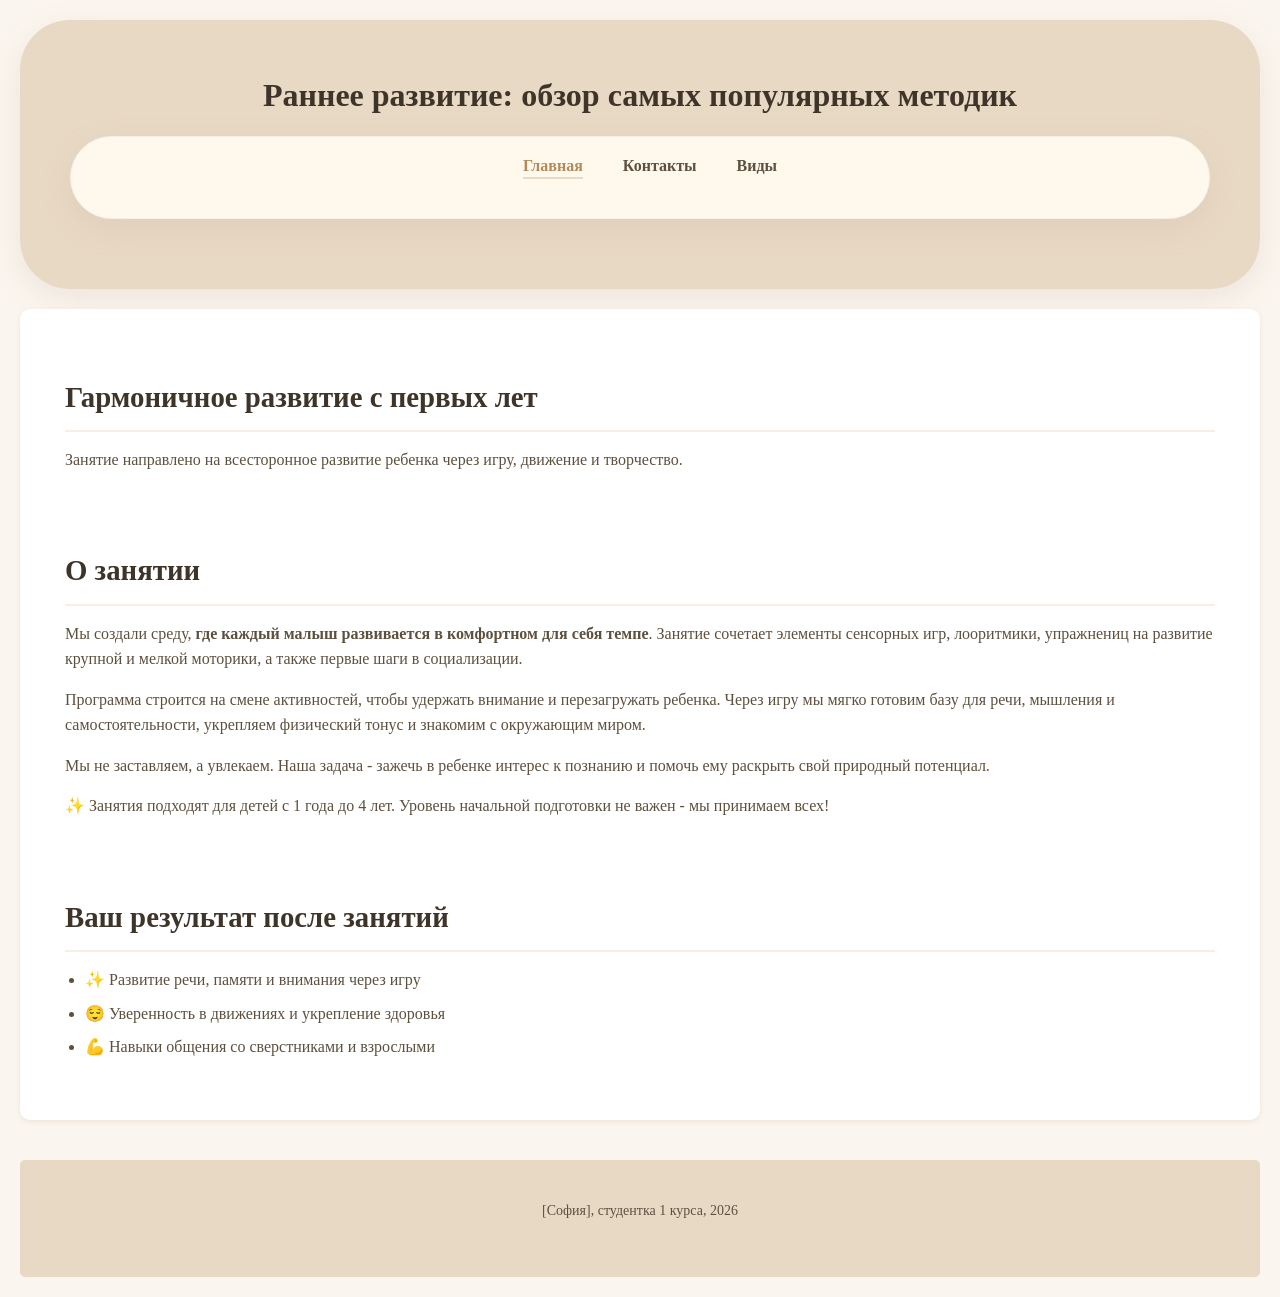
<file: index.html>
<!DOCTYPE html>
<html lang="ru">
<head>
    <meta charset="UTF-8">
    <meta name="viewport" content="width=device-width, initial-scale=1.0">
    <title>Методики развития</title>
    <!-- Подключаем файл стилей -->
    <link rel="stylesheet" href="index2.css">
</head>
<body>
    <header class="site-header">
        <div class="container header-container">
            <h1 class="logo">Раннее развитие: обзор самых популярных методик</h1>
            <nav class="main-nav">
                <ul>
                    <li><a href="index.html" class="active">Главная</a></li>
                    <li><a href="kkkk.html">Контакты</a></li>
                    <li><a href="gallery.html">Виды</a></li>
                    
                </ul>
            </nav> 
        </div>
    </header>

    <main>
        <!-- Hero-секция (главный призыв) -->
        <section class="hero">
            <div class="container hero-content">
                <h2>Гармоничное развитие с первых лет</h2>
                <p>Занятие направлено на всесторонное развитие ребенка через игру, движение и творчество.</p>
            </div>
        </section>

        <!-- Секция "О занятии" -->
        <section class="about section-padding">
            <div class="container">
                <h2 class="section-title">О занятии</h2>
                <div class="about-grid">
                    <div class="about-text">
                        <p>Мы создали среду, <strong>где каждый малыш развивается в комфортном для себя темпе</strong>. Занятие сочетает элементы сенсорных игр, лооритмики, упражнениц на развитие крупной и мелкой моторики, а также первые шаги в социализации.</p>
                        <p>Программа строится на смене активностей, чтобы удержать внимание и перезагружать ребенка. Через игру мы мягко готовим базу для речи, мышления и самостоятельности, укрепляем физический тонус и знакомим с окружающим миром.</p>
                        <p>Мы не заставляем, а увлекаем. Наша задача - зажечь в ребенке интерес к познанию и помочь ему раскрыть свой природный потенциал.</p>
                    </div>
                    <div class="about-highlight">
                        <p>✨ Занятия подходят для детей с 1 года до 4 лет. Уровень начальной подготовки не важен - мы принимаем всех!</strong></p>
                    </div>
                </div>
            </div>
        </section>

        <!-- Секция "Результат" (бывший список) -->
        <section class="benefits section-padding">
            <div class="container">
                <h2 class="section-title">Ваш результат после занятий</h2>
                <ul class="benefits-list">
                    <li class="benefits-item">✨ Развитие речи, памяти и внимания через игру</li>
                    <li class="benefits-item">😌 Уверенность в движениях и укрепление здоровья</li>
                    <li class="benefits-item">💪 Навыки общения со сверстниками и взрослыми</li>
                </ul>
            </div>
        </section>
    </main>

    <footer class="site-footer">
        <div class="container footer-container">
            <p>[София], студентка 1 курса, 2026</p>
        </div>
    </footer>
</body>
</html>
</file>
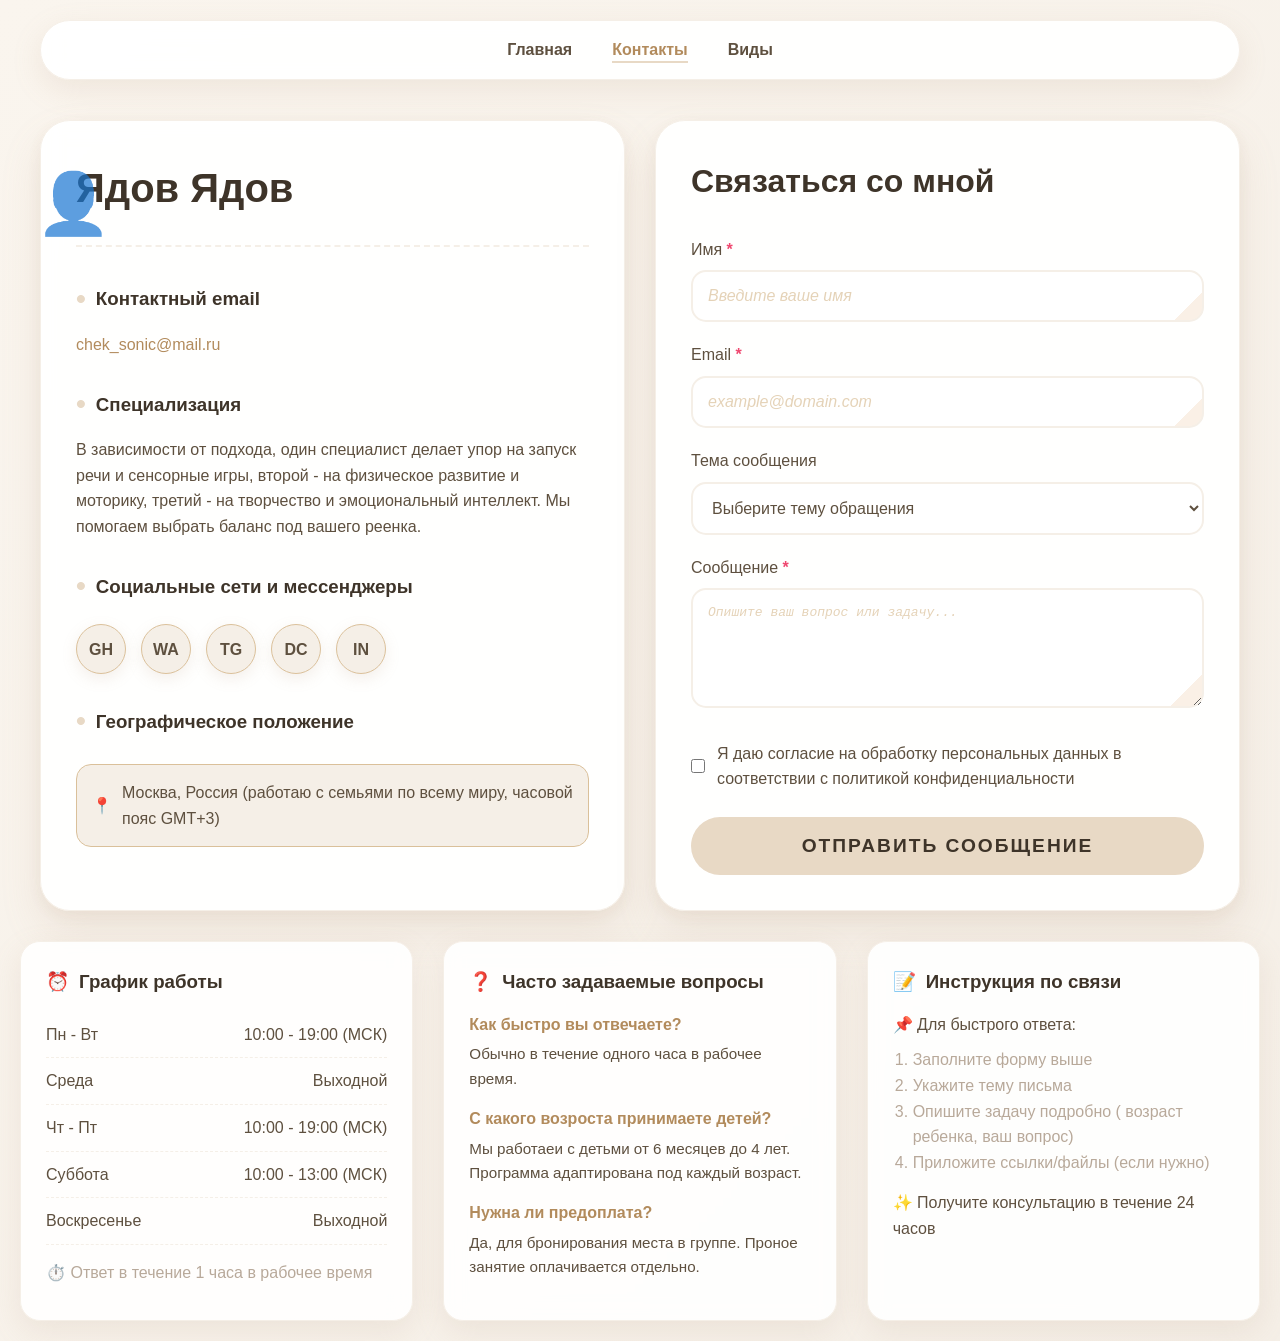
<file: kkkk.html>
<!DOCTYPE html>
<html lang="ru">
<head>
    <meta charset="UTF-8">
    <meta name="viewport" content="width=device-width, initial-scale=1.0">
    <title>Контакты | Веб-студия</title>
    <link rel="stylesheet" href="kkkk2.css">
</head>
<body>
    <!-- Навигация (интеграция в структуру сайта) -->
    <nav class="main-nav">
        <ul class="nav-links">
            <li><a href="index.html" >Главная</a></li>
                    <li><a href="kkkk.html" class="active">Контакты</a></li>
                    <li><a href="gallery.html">Виды</a></li>
        </ul>
    </nav>

    <div class="container">
        <!-- Информационная карточка -->
        <div class="card info-card">
            <h1>Ядов Ядов</h1>
            <div class="specialization"></div>
            
            <div class="info-item">
                <h3>Контактный email</h3>
                <a href="mailto:a.volkov@webstudio.ru" class="email-link">chek_sonic@mail.ru</a>
            </div>

            <div class="info-item">
                <h3>Специализация</h3>
                <p>В зависимости от подхода, один специалист делает упор на запуск речи и сенсорные игры, второй - на физическое развитие и моторику, третий - на творчество и эмоциональный интеллект. Мы помогаем выбрать баланс под вашего реенка.</p>
            </div>

            <div class="info-item">
                <h3>Социальные сети и мессенджеры</h3>
                <div class="social-links">
                    <a href="#" class="social-link" title="GitHub">GH</a>
                    <a href="#" class="social-link" title="WhatsApp">WA</a>
                    <a href="#" class="social-link" title="Telegram">TG</a>
                    <a href="#" class="social-link" title="Discord">DC</a>
                    <a href="#" class="social-link" title="LinkedIn">IN</a>
                </div>
            </div>

            <div class="info-item">
                <h3>Географическое положение</h3>
                <div class="location">
                    <span>📍</span>
                    <span>Москва, Россия (работаю с семьями по всему миру, часовой пояс GMT+3)</span>
                </div>
            </div>
        </div>

        <!-- Форма обратной связи -->
        <div class="card form-card">
            <h2>Связаться со мной</h2>
            
            <form action="#" method="POST">
                <div class="form-group">
                    <label for="name" class="required-label">Имя</label>
                    <input type="text" id="name" name="name" required placeholder="Введите ваше имя">
                </div>

                <div class="form-group">
                    <label for="email" class="required-label">Email</label>
                    <input type="email" id="email" name="email" required placeholder="example@domain.com">
                </div>

                <div class="form-group">
                    <label for="topic">Тема сообщения</label>
                    <select id="topic" name="topic">
                        <option value="">Выберите тему обращения</option>
                        <option value="project">Запись на пробное занятие</option>
                        <option value="cooperation">Консультация по развитию</option>
                        <option value="support">Сотрудничество</option>
                        <option value="other">Другое</option>
                    </select>
                </div>

                <div class="form-group">
                    <label for="message" class="required-label">Сообщение</label>
                    <textarea id="message" name="message" required placeholder="Опишите ваш вопрос или задачу..."></textarea>
                </div>

                <div class="checkbox-group">
                    <input type="checkbox" id="consent" name="consent" required>
                    <label for="consent">Я даю согласие на обработку персональных данных в соответствии с политикой конфиденциальности</label>
                </div>

                <button type="submit" class="submit-btn">Отправить сообщение</button>
            </form>
        </div>
    </div>

    <!-- Дополнительный информационный блок -->
    <div class="additional-info">
        <div class="info-block">
            <h3>График работы</h3>
            <div class="schedule-item">
                <span>Пн - Вт</span>
                <span>10:00 - 19:00 (МСК)</span>
            </div>
            <div class="schedule-item">
                <span>Среда</span>
                <span>Выходной</span>
            </div>
            <div class="schedule-item">
                <span>Чт - Пт</span>
                <span>10:00 - 19:00 (МСК)</span>
            </div>
            <div class="schedule-item">
                <span>Суббота</span>
                <span>10:00 - 13:00 (МСК)</span>
            </div>
            <div class="schedule-item">
                <span>Воскресенье</span>
                <span>Выходной</span>
            </div>
            <p style="margin-top: 15px; color: var(--gray);">⏱️ Ответ в течение 1 часа в рабочее время</p>
        </div>

        <div class="info-block">
            <h3>Часто задаваемые вопросы</h3>
            <div class="faq-item">
                <div class="faq-question">Как быстро вы отвечаете?</div>
                <div class="faq-answer">Обычно в течение одного часа в рабочее время.</div>
            </div>
            <div class="faq-item">
                <div class="faq-question">С какого возроста принимаете детей?</div>
                <div class="faq-answer">Мы работаеи с детьми от 6 месяцев до 4 лет. Программа адаптирована под каждый возраст.</div>
            </div>
            <div class="faq-item">
                <div class="faq-question">Нужна ли предоплата?</div>
                <div class="faq-answer">Да, для бронирования места в группе. Проное занятие оплачивается отдельно.</div>
            </div>
        </div>

        <div class="info-block">
            <h3>Инструкция по связи</h3>
            <p style="margin-bottom: 10px;">📌 Для быстрого ответа:</p>
            <ol style="margin-left: 20px; color: var(--gray);">
                <li>Заполните форму выше</li>
                <li>Укажите тему письма</li>
                <li>Опишите задачу подробно ( возраст ребенка, ваш вопрос)</li>
                <li>Приложите ссылки/файлы (если нужно)</li>
            </ol>
            <p style="margin-top: 15px;">✨ Получите консультацию в течение 24 часов</p>
        </div>
    </div>
</body>
</html>
</file>
<file: index2.css>
*,
*::before,
*::after {
    box-sizing: border-box;
    margin: 0;
    padding: 0;
}

:root {
    --primary-beige: #e8d9c5;
    --secondary-beige: #dac09a;
    --light-beige: #f5efe7;
    --dark-beige: #b28b5c;
    --hover-beige: #d0b894;
    --bg-beige: #faf5ee;
    --text-beige: #5e503f;
    --text-dark-beige: #3e3429;
    
    /* Дополнительные цвета для совместимости */
    --primary: var(--primary-beige);
    --primary-dark: var(--dark-beige);
    --secondary: var(--secondary-beige);
    --accent: #e6c9a8;
    --dark: var(--text-dark-beige);
    --gray: #c0b2a0;
    --light: var(--light-beige);
    --white: #ffffff;
    --shadow: rgba(180, 150, 120, 0.15);
    --error: #ef476f;
}

body {
    font-family: Georgia, 'Times New Roman', Times, serif;
    line-height: 1.6;
    color: var(--text-beige);
    background: var(--bg-beige);
    min-height: 100vh;
    padding: 20px;
}

/* ===== ШАПКА САЙТА ===== */
header {
    background-color: var(--primary-beige);
    color: var(--text-dark-beige);
    padding: 30px;
    text-align: center;
    margin-bottom: 20px;
    border-radius: 50px;
    box-shadow: 0 10px 30px var(--shadow);
}

header h1 {
    font-size: 32px;
    margin-bottom: 10px;
    color: var(--text-dark-beige);
}

/* ===== НАВИГАЦИЯ ===== */
nav {
    background: rgba(255, 250, 240, 0.95);
    backdrop-filter: blur(10px);
    padding: 1rem 2rem;
    border-radius: 50px;
    margin: 15px auto 20px;
    box-shadow: 0 10px 30px var(--shadow);
    max-width: 1200px;
    border: 1px solid var(--light-beige);
}

nav ul {
    list-style-type: none;
    display: flex;
    justify-content: center;
    flex-wrap: wrap;
    gap: 40px;
}

nav ul li {
    display: inline-block;
}

nav ul li a {
    color: var(--text-beige);
    text-decoration: none;
    font-weight: 600;
    padding: 0;
    transition: all 0.3s;
    position: relative;
}

/* Псевдоэлемент для анимированного подчёркивания */
nav ul li a::after {
    content: '';
    position: absolute;
    bottom: -5px;
    left: 0;
    width: 0;
    height: 2px;
    background: var(--primary-beige);
    transition: width 0.3s;
}

nav ul li a:hover::after {
    width: 100%;
}

nav ul li a:hover {
    color: var(--dark-beige);
    background-color: transparent;
}

nav ul li a.active {
    color: var(--dark-beige);
    font-weight: 700;
}

nav ul li a.active::after {
    width: 100%;
}

/* ===== ОСНОВНОЙ КОНТЕЙНЕР ===== */
.container {
    max-width: 1200px;
    margin: 0 auto;
    padding: 20px;
}

/* ===== ОСНОВНОЙ КОНТЕНТ ===== */
main {
    background-color: var(--white);
    padding: 25px;
    border-radius: 10px;
    box-shadow: 0 2px 5px var(--shadow);
    margin-bottom: 20px;
}

h1, h2, h3 {
    color: var(--text-dark-beige);
    margin-bottom: 15px;
}

h1 {
    font-size: 2.2em;
}

h2 {
    font-size: 1.8em;
    border-bottom: 2px solid var(--light-beige);
    padding-bottom: 10px;
    margin-top: 20px;
}

p {
    margin-bottom: 15px;
    color: var(--text-beige);
}

ul {
    margin-left: 20px;
    margin-bottom: 15px;
}

ul li {
    margin-bottom: 8px;
    color: var(--text-beige);
}

/* ===== КАРТОЧКИ ===== */
.card {
    background: var(--white);
    border-radius: 30px;
    padding: 35px;
    box-shadow: 0 20px 40px var(--shadow);
    transition: transform 0.3s, box-shadow 0.3s;
    overflow: hidden;
    border: 1px solid var(--light-beige);
}

.card:hover {
    transform: translateY(-5px);
    box-shadow: 0 30px 50px rgba(180, 150, 120, 0.2);
}

/* Информационная карточка */
.info-card h1 {
    color: var(--text-dark-beige);
    position: relative;
    display: inline-block;
}

.info-card h1::before {
    content: '👤';
    position: absolute;
    left: -40px;
    top: 0;
    font-size: 1.5em;
    opacity: 0.7;
}

.specialization {
    color: var(--dark-beige);
    font-weight: 600;
    font-size: 1.2em;
    margin-bottom: 30px;
    padding-bottom: 20px;
    border-bottom: 2px dashed var(--light-beige);
}

.info-item {
    margin-bottom: 25px;
}

.info-item h3 {
    color: var(--text-dark-beige);
    margin-bottom: 10px;
    display: flex;
    align-items: center;
    gap: 10px;
}

.info-item h3::before {
    content: '•';
    color: var(--primary-beige);
    font-size: 1.5em;
    font-weight: bold;
}

.email-link {
    color: var(--dark-beige);
    text-decoration: none;
    font-weight: 500;
}

.email-link:hover {
    text-decoration: underline;
    color: var(--hover-beige);
}

/* ===== СОЦИАЛЬНЫЕ ССЫЛКИ ===== */
.social-links {
    display: flex;
    gap: 15px;
    flex-wrap: wrap;
    margin-top: 15px;
}

.social-link {
    display: inline-flex;
    align-items: center;
    justify-content: center;
    width: 50px;
    height: 50px;
    background: var(--light-beige);
    border-radius: 50%;
    color: var(--text-beige);
    text-decoration: none;
    font-weight: 600;
    transition: all 0.3s;
    box-shadow: 0 5px 15px var(--shadow);
    position: relative;
    overflow: hidden;
}

.social-link::before {
    content: '';
    position: absolute;
    top: 0;
    left: -100%;
    width: 100%;
    height: 100%;
    background: linear-gradient(90deg, transparent, rgba(255, 245, 235, 0.5), transparent);
    transition: left 0.5s;
}

.social-link:hover {
    background: var(--primary-beige);
    color: var(--text-dark-beige);
    transform: translateY(-3px) scale(1.1);
}

.social-link:hover::before {
    left: 100%;
}

/* Цвета для конкретных соцсетей */
.social-link:nth-child(2):hover {
    background: #25D366; /* WhatsApp */
    color: white;
}

.social-link:nth-child(3):hover {
    background: #0088cc; /* Telegram */
    color: white;
}

.social-link:nth-child(4):hover {
    background: #5865F2; /* Discord */
    color: white;
}

.location {
    display: flex;
    align-items: center;
    gap: 10px;
    background: var(--light-beige);
    padding: 15px;
    border-radius: 15px;
    margin-top: 20px;
    color: var(--text-beige);
}

/* ===== ФОРМА ===== */
.form-card h2 {
    color: var(--text-dark-beige);
    margin-bottom: 30px;
}

.form-group {
    margin-bottom: 20px;
}

.form-group label {
    display: block;
    margin-bottom: 8px;
    font-weight: 500;
    color: var(--text-beige);
}

.required-label::after {
    content: ' *';
    color: var(--error);
    font-weight: bold;
}

.form-group input,
.form-group select,
.form-group textarea {
    width: 100%;
    padding: 15px;
    border: 2px solid var(--light-beige);
    border-radius: 15px;
    font-size: 1em;
    transition: all 0.3s;
    background: var(--white);
}

.form-group input:hover,
.form-group select:hover,
.form-group textarea:hover {
    border-color: var(--secondary-beige);
}

.form-group input:focus,
.form-group select:focus,
.form-group textarea:focus {
    outline: none;
    border-color: var(--primary-beige);
    box-shadow: 0 0 0 4px rgba(232, 217, 197, 0.2);
}

.form-group input:required,
.form-group select:required,
.form-group textarea:required {
    background: linear-gradient(135deg, var(--white) 95%, #faf0e6 5%);
}

.form-group input::placeholder,
.form-group textarea::placeholder {
    color: var(--secondary-beige);
    font-style: italic;
    opacity: 0.7;
}

.form-group textarea {
    height: 120px;
    resize: vertical;
}

.checkbox-group {
    display: flex;
    align-items: center;
    gap: 12px;
    margin: 25px 0;
}

.checkbox-group input[type="checkbox"] {
    width: 22px;
    height: 22px;
    cursor: pointer;
}

.checkbox-group input[type="checkbox"]:checked {
    accent-color: var(--primary-beige);
}

.checkbox-group:has(input:checked) {
    color: var(--dark-beige);
}

.submit-btn {
    background: var(--primary-beige);
    color: var(--text-dark-beige);
    border: none;
    padding: 18px 40px;
    font-size: 1.2em;
    font-weight: 600;
    border-radius: 50px;
    cursor: pointer;
    transition: all 0.3s;
    width: 100%;
    text-transform: uppercase;
    letter-spacing: 2px;
    position: relative;
    overflow: hidden;
}

.submit-btn::after {
    content: '';
    position: absolute;
    top: 50%;
    left: 50%;
    width: 0;
    height: 0;
    border-radius: 50%;
    background: rgba(255, 245, 235, 0.5);
    transform: translate(-50%, -50%);
    transition: width 0.5s, height 0.5s;
}

.submit-btn:hover::after {
    width: 300px;
    height: 300px;
}

.submit-btn:hover {
    background: var(--secondary-beige);
    color: var(--text-dark-beige);
    transform: translateY(-2px);
    box-shadow: 0 10px 30px rgba(180, 150, 120, 0.3);
}

.submit-btn:active {
    transform: translateY(0);
    box-shadow: 0 5px 15px rgba(180, 150, 120, 0.2);
}

/* ===== ГАЛЕРЕЯ ===== */
.gallery-container {
    max-width: 1200px;
    margin: 0 auto;
    padding: 20px;
}

.gallery-header {
    background: linear-gradient(135deg, var(--primary-beige) 0%, var(--secondary-beige) 100%);
    color: var(--text-dark-beige);
    padding: 40px 20px;
    text-align: center;
    border-radius: 0 0 20px 20px;
    margin-bottom: 30px;
}

.header-content {
    margin-bottom: 30px;
}

.theme-name {
    background: rgba(180, 150, 120, 0.2);
    padding: 5px 15px;
    border-radius: 20px;
    font-weight: bold;
}

/* Навигация галереи */
.nav-grid {
    display: grid;
    grid-template-columns: repeat(3, 1fr);
    gap: 10px;
    list-style: none;
    padding: 0;
    margin: 0 auto;
    max-width: 500px;
}

.nav-link {
    display: block;
    background: rgba(180, 150, 120, 0.1);
    color: var(--text-dark-beige);
    text-decoration: none;
    padding: 12px;
    border-radius: 10px;
    transition: all 0.3s;
    text-align: center;
}

.nav-link:hover,
.nav-link.active {
    background: var(--hover-beige);
    color: var(--text-dark-beige);
    transform: translateY(-2px);
}

/* Панель управления */
.controls-panel {
    display: grid;
    grid-template-columns: 1fr auto;
    gap: 20px;
    align-items: center;
    background: var(--light-beige);
    padding: 20px;
    border-radius: 15px;
    margin-bottom: 20px;
}

.stats {
    display: grid;
    grid-template-columns: repeat(auto-fit, minmax(200px, 1fr));
    gap: 15px;
}

.stat-item {
    background: var(--white);
    padding: 10px 15px;
    border-radius: 10px;
    box-shadow: 0 2px 5px var(--shadow);
    color: var(--text-beige);
}

.view-controls {
    display: grid;
    grid-template-columns: repeat(2, 1fr);
    gap: 10px;
}

.view-btn {
    background: var(--white);
    border: 2px solid var(--light-beige);
    padding: 10px 15px;
    border-radius: 8px;
    cursor: pointer;
    transition: all 0.3s;
    color: var(--text-beige);
}

.view-btn.active {
    background: var(--primary-beige);
    color: var(--text-dark-beige);
    border-color: var(--primary-beige);
}

/* Сетка галереи */
.gallery-grid {
    display: grid;
    grid-template-columns: repeat(auto-fill, minmax(300px, 1fr));
    gap: 30px;
    margin-bottom: 40px;
}

.gallery-grid.list-view {
    grid-template-columns: 1fr;
    max-width: 800px;
    margin: 0 auto 40px;
}

/* Карточка изображения */
.image-card {
    background: var(--white);
    border-radius: 15px;
    overflow: hidden;
    box-shadow: 0 5px 15px var(--shadow);
    transition: all 0.3s ease;
    display: flex;
    flex-direction: column;
    height: 100%;
}

.image-card:hover {
    transform: translateY(-10px);
    box-shadow: 0 15px 30px rgba(180, 150, 120, 0.2);
}

.card-image {
    position: relative;
    height: 200px;
    overflow: hidden;
}

.gallery-img {
    width: 100%;
    height: 100%;
    object-fit: cover;
    transition: transform 0.5s ease;
}

.image-card:hover .gallery-img {
    transform: scale(1.05);
}

/* Наложение с кнопками */
.image-overlay {
    position: absolute;
    top: 10px;
    right: 10px;
    display: grid;
    grid-template-columns: repeat(2, auto);
    gap: 10px;
    opacity: 0;
    transition: opacity 0.3s;
}

.image-card:hover .image-overlay {
    opacity: 1;
}

.like-btn, .zoom-btn {
    background: rgba(255, 250, 240, 0.9);
    border: none;
    width: 40px;
    height: 40px;
    border-radius: 50%;
    cursor: pointer;
    display: grid;
    place-items: center;
    font-size: 16px;
    transition: all 0.3s;
    box-shadow: 0 2px 5px rgba(0,0,0,0.1);
    color: var(--text-beige);
}

.like-btn:hover {
    background: #ffb6b6;
    color: white;
}

.like-btn.liked {
    background: #ffb6b6;
    color: white;
}

.zoom-btn:hover {
    background: var(--primary-beige);
    color: var(--text-dark-beige);
}

.like-count {
    margin-left: 5px;
    font-size: 14px;
    font-weight: bold;
    color: var(--text-beige);
}

/* Контент карточки */
.card-content {
    padding: 20px;
    flex-grow: 1;
    display: flex;
    flex-direction: column;
}

.image-title {
    margin: 0 0 10px 0;
    color: var(--text-dark-beige);
    font-size: 18px;
}

.image-date {
    color: var(--secondary-beige);
    font-size: 14px;
    margin-bottom: 15px;
}

.image-description {
    color: var(--text-beige);
    font-size: 14px;
    line-height: 1.5;
    margin-bottom: 15px;
    flex-grow: 1;
}

.image-tags {
    display: grid;
    grid-template-columns: repeat(auto-fill, minmax(80px, auto));
    gap: 5px;
}

.tag {
    background: var(--light-beige);
    color: var(--text-beige);
    padding: 4px 10px;
    border-radius: 15px;
    font-size: 12px;
    text-align: center;
}

/* Блок с информацией */
.gallery-info {
    background: linear-gradient(135deg, var(--primary-beige) 0%, var(--secondary-beige) 100%);
    color: var(--text-dark-beige);
    padding: 30px;
    border-radius: 15px;
    text-align: center;
    margin-bottom: 30px;
}

/* ===== ДОПОЛНИТЕЛЬНЫЙ БЛОК ===== */
.additional-info {
    display: grid;
    grid-template-columns: repeat(3, 1fr);
    gap: 30px;
    margin-top: 30px;
}

.info-block {
    background: var(--white);
    backdrop-filter: blur(10px);
    padding: 25px;
    border-radius: 20px;
    box-shadow: 0 10px 30px var(--shadow);
    transition: transform 0.3s;
    border: 1px solid var(--light-beige);
}

.info-block:hover {
    transform: translateY(-5px);
}

.info-block h3 {
    color: var(--text-dark-beige);
    margin-bottom: 15px;
    display: flex;
    align-items: center;
    gap: 10px;
}

.info-block:nth-child(1) h3::before {
    content: '⏰';
    font-size: 1.2em;
}

.info-block:nth-child(2) h3::before {
    content: '❓';
    font-size: 1.2em;
}

.info-block:nth-child(3) h3::before {
    content: '📝';
    font-size: 1.2em;
}

.schedule-item {
    display: flex;
    justify-content: space-between;
    padding: 10px 0;
    border-bottom: 1px dashed var(--light-beige);
    color: var(--text-beige);
}

.faq-item {
    margin-bottom: 15px;
}

.faq-question {
    font-weight: 600;
    color: var(--primary-beige);
    cursor: pointer;
}

.faq-answer {
    margin-top: 5px;
    color: var(--secondary-beige);
    font-size: 0.95em;
}

/* ===== ПОДВАЛ ===== */
footer {
    background-color: var(--primary-beige);
    color: var(--text-dark-beige);
    text-align: center;
    padding: 20px;
    border-radius: 5px;
    font-size: 14px;
    margin-top: 40px;
}

.gallery-footer {
    background: var(--secondary-beige);
    color: var(--text-dark-beige);
    text-align: center;
    padding: 20px;
    border-radius: 15px 15px 0 0;
}

.footer-content {
    display: grid;
    grid-template-columns: 1fr;
    gap: 10px;
}

.js-status {
    color: var(--dark-beige);
    font-weight: bold;
}

/* ===== УТИЛИТЫ ===== */
.hidden {
    display: none !important;
}

::selection {
    background: var(--primary-beige);
    color: var(--text-dark-beige);
}

/* Анимации */
@keyframes fadeIn {
    from { opacity: 0; transform: translateY(20px); }
    to { opacity: 1; transform: translateY(0); }
}

.image-card {
    animation: fadeIn 0.5s ease forwards;
}

.image-card:nth-child(1) { animation-delay: 0.1s; }
.image-card:nth-child(2) { animation-delay: 0.2s; }
.image-card:nth-child(3) { animation-delay: 0.3s; }
.image-card:nth-child(4) { animation-delay: 0.4s; }
.image-card:nth-child(5) { animation-delay: 0.5s; }
.image-card:nth-child(6) { animation-delay: 0.6s; }

/* ===== АДАПТИВНЫЙ ДИЗАЙН ===== */
@media (max-width: 968px) {
    .container {
        grid-template-columns: 1fr;
    }

    .additional-info {
        grid-template-columns: repeat(2, 1fr);
    }
}

@media (max-width: 768px) {
    body {
        padding: 10px;
    }

    header {
        padding: 20px;
    }

    nav ul {
        flex-direction: column;
        align-items: center;
        gap: 10px;
    }

    nav ul li {
        width: 100%;
        text-align: center;
    }

    nav ul li a {
        display: block;
    }

    .controls-panel {
        grid-template-columns: 1fr;
        text-align: center;
    }

    .additional-info {
        grid-template-columns: 1fr;
    }

    .info-card h1::before {
        display: none;
    }

    .nav-grid {
        grid-template-columns: 1fr;
    }
}

@media (max-width: 320px) {
    .card {
        padding: 20px;
    }

    .social-links {
        justify-content: center;
    }

    .checkbox-group {
        flex-wrap: wrap;
    }
}
</file>
<file: kkkk2.css>
*,
*::before,
*::after {
    box-sizing: border-box;
    margin: 0;
    padding: 0;
}

:root {
    --primary-beige: #e8d9c5;
    --secondary-beige: #dac09a;
    --light-beige: #f5efe7;
    --dark-beige: #b28b5c;
    --hover-beige: #d0b894;
    --bg-beige: #faf5ee;
    --text-beige: #5e503f;
    --text-dark-beige: #3e3429;
    
    /* Дополнительные цвета для совместимости с существующими классами */
    --primary: var(--primary-beige);
    --primary-dark: var(--dark-beige);
    --secondary: var(--secondary-beige);
    --accent: #ffd166; /* Оставил для контраста */
    --dark: var(--text-dark-beige);
    --gray: #b8a99a;
    --light: var(--light-beige);
    --white: #ffffff;
    --shadow: rgba(180, 150, 120, 0.15); /* Тень на основе бежевых тонов */
    --error: #ef476f;
}

body {
    font-family: 'Segoe UI', Tahoma, Geneva, Verdana, sans-serif;
    line-height: 1.6;
    color: var(--text-beige);
    background: linear-gradient(135deg, var(--bg-beige) 0%, var(--light-beige) 100%);
    min-height: 100vh;
    padding: 20px;
}

/* Навигация (интеграция в структуру сайта) */
.main-nav {
    background: rgba(255, 255, 255, 0.95);
    backdrop-filter: blur(10px);
    padding: 1rem 2rem;
    border-radius: 50px;
    margin-bottom: 40px;
    box-shadow: 0 10px 30px var(--shadow);
    max-width: 1200px;
    margin-left: auto;
    margin-right: auto;
    border: 1px solid var(--light-beige);
}

.nav-links {
    display: flex;
    justify-content: center;
    list-style: none;
    gap: 40px;
}

.nav-links a {
    text-decoration: none;
    color: var(--text-beige);
    font-weight: 600;
    transition: all 0.3s;
    position: relative;
}

/* Псевдоэлемент для подчеркивания */
.nav-links a::after {
    content: '';
    position: absolute;
    bottom: -5px;
    left: 0;
    width: 0;
    height: 2px;
    background: var(--primary-beige);
    transition: width 0.3s;
}

.nav-links a:hover::after {
    width: 100%;
}

.nav-links a:hover {
    color: var(--dark-beige);
}

.nav-links a.active {
    color: var(--dark-beige);
    font-weight: 700;
}

.nav-links a.active::after {
    width: 100%;
}

.container {
    max-width: 1200px;
    margin: 0 auto;
    display: grid;
    grid-template-columns: 1fr 1fr;
    gap: 30px;
}

/* Общие стили для карточек */
.card {
    background: rgba(255, 255, 255, 0.95);
    backdrop-filter: blur(10px);
    border-radius: 30px;
    padding: 35px;
    /* Использование box-shadow */
    box-shadow: 0 20px 40px var(--shadow), 
               0 5px 15px rgba(180, 150, 120, 0.1);
    transition: transform 0.3s, box-shadow 0.3s;
    /* Контроль переполнения */
    overflow: hidden;
    border: 1px solid var(--light-beige);
}

.card:hover {
    transform: translateY(-5px);
    box-shadow: 0 30px 50px rgba(180, 150, 120, 0.2);
}

/* Информационная карточка */
.info-card h1 {
    font-size: 2.5em;
    color: var(--text-dark-beige);
    margin-bottom: 5px;
    position: relative;
    display: inline-block;
}

/* Декоративный псевдоэлемент для заголовка */
.info-card h1::before {
    content: '👤';
    position: absolute;
    left: -40px;
    top: 0;
    font-size: 1.5em;
    opacity: 0.7;
}

.specialization {
    color: var(--dark-beige);
    font-weight: 600;
    font-size: 1.2em;
    margin-bottom: 30px;
    padding-bottom: 20px;
    border-bottom: 2px dashed var(--light-beige);
}

.info-item {
    margin-bottom: 25px;
}

.info-item h3 {
    color: var(--text-dark-beige);
    margin-bottom: 10px;
    display: flex;
    align-items: center;
    gap: 10px;
}

/* Иконки через ::before */
.info-item h3::before {
    content: '•';
    color: var(--primary-beige);
    font-size: 1.5em;
    font-weight: bold;
}

.email-link {
    color: var(--dark-beige);
    text-decoration: none;
    font-weight: 500;
    position: relative;
    display: inline-block;
}

.email-link:hover {
    text-decoration: underline;
    color: var(--hover-beige);
}

.social-links {
    display: flex;
    gap: 15px;
    flex-wrap: wrap;
    margin-top: 15px;
}

.social-link {
    display: inline-flex;
    align-items: center;
    justify-content: center;
    width: 50px;
    height: 50px;
    background: var(--light-beige);
    border-radius: 50%;
    color: var(--text-beige);
    text-decoration: none;
    font-weight: 600;
    transition: all 0.3s;
    box-shadow: 0 5px 15px var(--shadow);
    position: relative;
    overflow: hidden;
    border: 1px solid var(--secondary-beige);
}

/* Псевдоэлемент для эффекта при наведении */
.social-link::before {
    content: '';
    position: absolute;
    top: 0;
    left: -100%;
    width: 100%;
    height: 100%;
    background: linear-gradient(90deg, transparent, rgba(255, 245, 235, 0.5), transparent);
    transition: left 0.5s;
}

/* Псевдокласс :hover */
.social-link:hover {
    background: var(--primary-beige);
    color: var(--text-dark-beige);
    transform: translateY(-3px) scale(1.1);
}

.social-link:hover::before {
    left: 100%;
}

/* nth-child для чередования стилей (оставил цвета соцсетей оригинальными для узнаваемости) */
.social-link:nth-child(2):hover {
    background: #25D366; /* WhatsApp */
}

.social-link:nth-child(3):hover {
    background: #0088cc; /* Telegram */
}

.social-link:nth-child(4):hover {
    background: #5865F2; /* Discord */
}

.location {
    display: flex;
    align-items: center;
    gap: 10px;
    background: var(--light-beige);
    padding: 15px;
    border-radius: 15px;
    margin-top: 20px;
    color: var(--text-beige);
    border: 1px solid var(--secondary-beige);
}

/* Форма */
.form-card h2 {
    font-size: 2em;
    color: var(--text-dark-beige);
    margin-bottom: 30px;
}

.form-group {
    margin-bottom: 20px;
}

.form-group label {
    display: block;
    margin-bottom: 8px;
    font-weight: 500;
    color: var(--text-beige);
}

/* Маркировка обязательных полей через ::after */
.required-label::after {
    content: ' *';
    color: var(--error);
    font-weight: bold;
}

.form-group input,
.form-group select,
.form-group textarea {
    width: 100%;
    padding: 15px;
    border: 2px solid var(--light-beige);
    border-radius: 15px;
    font-size: 1em;
    transition: all 0.3s;
    background: var(--white);
    color: var(--text-beige);
}

/* Псевдоклассы :focus и :hover */
.form-group input:hover,
.form-group select:hover,
.form-group textarea:hover {
    border-color: var(--secondary-beige);
}

.form-group input:focus,
.form-group select:focus,
.form-group textarea:focus {
    outline: none;
    border-color: var(--primary-beige);
    box-shadow: 0 0 0 4px rgba(232, 217, 197, 0.2);
}

/* Стилизация :required полей */
.form-group input:required,
.form-group select:required,
.form-group textarea:required {
    background: linear-gradient(135deg, var(--white) 95%, #faf0e6 5%);
}

/* Стилизация ::placeholder */
.form-group input::placeholder,
.form-group textarea::placeholder {
    color: var(--secondary-beige);
    font-style: italic;
    opacity: 0.7;
}

.form-group textarea {
    height: 120px;
    resize: vertical;
}

.checkbox-group {
    display: flex;
    align-items: center;
    gap: 12px;
    margin: 25px 0;
}

.checkbox-group input[type="checkbox"] {
    width: 22px;
    height: 22px;
    cursor: pointer;
}

/* Псевдокласс :checked */
.checkbox-group input[type="checkbox"]:checked {
    accent-color: var(--primary-beige);
}

.checkbox-group label {
    margin-bottom: 0;
    cursor: pointer;
}

/* Стилизация :checked состояния */
.checkbox-group:has(input:checked) {
    color: var(--dark-beige);
}

.submit-btn {
    background: var(--primary-beige);
    color: var(--text-dark-beige);
    border: none;
    padding: 18px 40px;
    font-size: 1.2em;
    font-weight: 600;
    border-radius: 50px;
    cursor: pointer;
    transition: all 0.3s;
    width: 100%;
    text-transform: uppercase;
    letter-spacing: 2px;
    position: relative;
    overflow: hidden;
}

/* Псевдоэлемент для эффекта пульсации */
.submit-btn::after {
    content: '';
    position: absolute;
    top: 50%;
    left: 50%;
    width: 0;
    height: 0;
    border-radius: 50%;
    background: rgba(255, 245, 235, 0.5);
    transform: translate(-50%, -50%);
    transition: width 0.5s, height 0.5s;
}

.submit-btn:hover::after {
    width: 300px;
    height: 300px;
}

.submit-btn:hover {
    background: var(--secondary-beige);
    color: var(--text-dark-beige);
    transform: translateY(-2px);
    box-shadow: 0 10px 30px rgba(180, 150, 120, 0.3);
}

/* Псевдокласс :active */
.submit-btn:active {
    transform: translateY(0);
    box-shadow: 0 5px 15px rgba(180, 150, 120, 0.2);
}

/* Дополнительный блок (график работы и FAQ) */
.additional-info {
    grid-column: 1 / -1;
    display: grid;
    grid-template-columns: repeat(3, 1fr);
    gap: 30px;
    margin-top: 30px;
}

.info-block {
    background: rgba(255, 255, 255, 0.9);
    backdrop-filter: blur(10px);
    padding: 25px;
    border-radius: 20px;
    box-shadow: 0 10px 30px var(--shadow);
    transition: transform 0.3s;
    position: relative;
    border: 1px solid var(--light-beige);
}

.info-block:hover {
    transform: translateY(-5px);
    border-color: var(--primary-beige);
}

.info-block h3 {
    color: var(--text-dark-beige);
    margin-bottom: 15px;
    display: flex;
    align-items: center;
    gap: 10px;
}

/* nth-child для чередования иконок */
.info-block:nth-child(1) h3::before {
    content: '⏰';
}

.info-block:nth-child(2) h3::before {
    content: '❓';
}

.info-block:nth-child(3) h3::before {
    content: '📝';
}

.schedule-item {
    display: flex;
    justify-content: space-between;
    padding: 10px 0;
    border-bottom: 1px dashed var(--light-beige);
    color: var(--text-beige);
}

.faq-item {
    margin-bottom: 15px;
}

.faq-question {
    font-weight: 600;
    color: var(--dark-beige);
    cursor: pointer;
}

.faq-answer {
    margin-top: 5px;
    color: var(--text-beige);
    font-size: 0.95em;
}

/* Стилизация ::selection */
::selection {
    background: var(--primary-beige);
    color: var(--text-dark-beige);
}

/* Адаптивный дизайн */
@media (max-width: 968px) {
    .container {
        grid-template-columns: 1fr;
    }

    .additional-info {
        grid-template-columns: repeat(2, 1fr);
    }
}

@media (max-width: 768px) {
    body {
        padding: 10px;
    }

    .main-nav {
        padding: 1rem;
    }

    .nav-links {
        gap: 20px;
        flex-wrap: wrap;
    }

    .additional-info {
        grid-template-columns: 1fr;
    }

    .info-card h1::before {
        display: none;
    }
}

/* Минимальная ширина 320px */
@media (max-width: 320px) {
    .card {
        padding: 20px;
    }

    .social-links {
        justify-content: center;
    }

    .checkbox-group {
        flex-wrap: wrap;
    }
}
</file>
